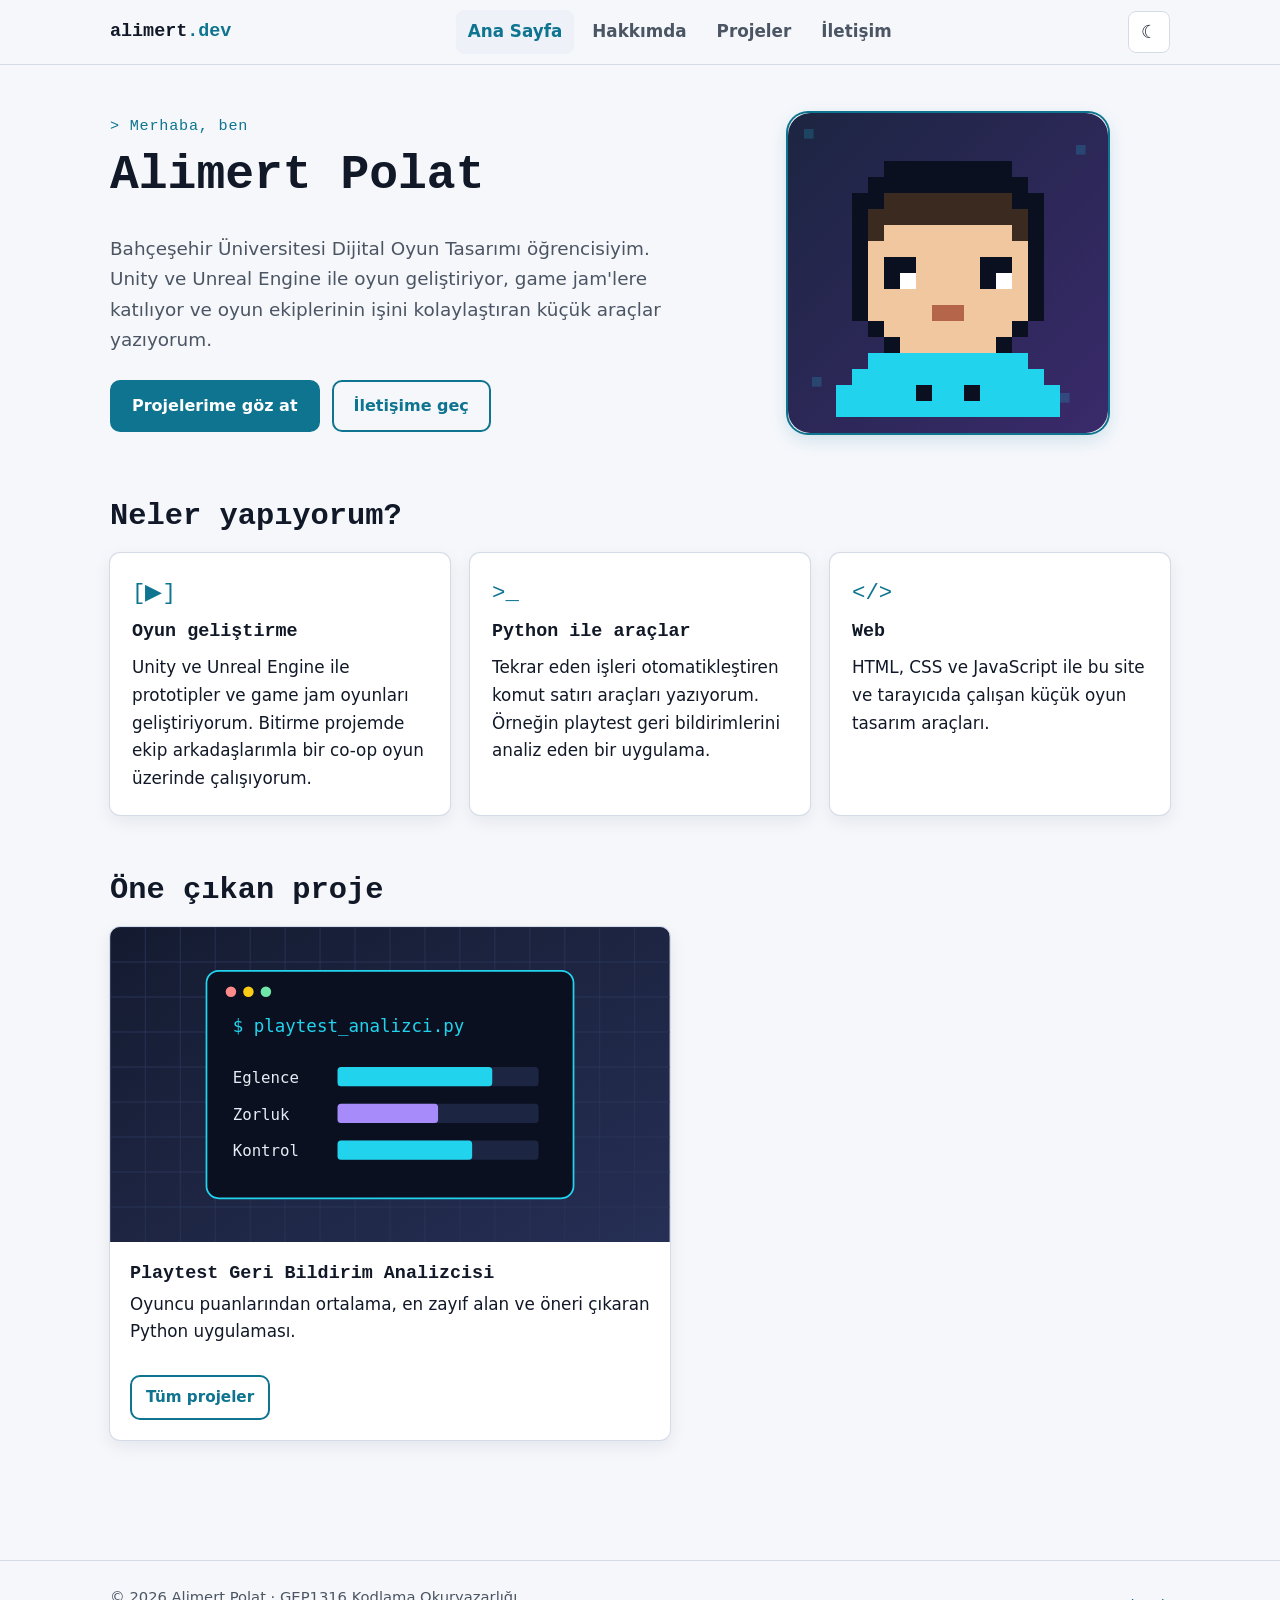
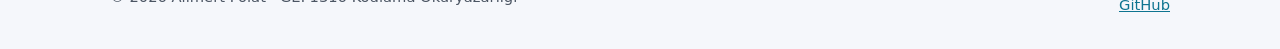
<file: index.html>
<!DOCTYPE html>
<html lang="tr">
<head>
  <meta charset="UTF-8">
  <meta name="viewport" content="width=device-width, initial-scale=1">
  <title>Ana Sayfa | Alimert Polat</title>
  <meta name="description" content="Alimert Polat – Dijital Oyun Tasarımı öğrencisi. Projeler, oyunlar ve araçlar.">
  <!-- Güvenlik: sadece bu siteden gelen script, stil ve görsellere izin verilir; form hiçbir yere gönderilemez -->
  <meta http-equiv="Content-Security-Policy" content="default-src 'self'; script-src 'self'; style-src 'self'; img-src 'self'; form-action 'none'; base-uri 'self'; object-src 'none'">
  <link rel="icon" href="img/avatar.svg" type="image/svg+xml">
  <link rel="stylesheet" href="style.css">
</head>
<body>
  <a class="skip-link" href="#icerik">İçeriğe atla</a>

  <header class="site-header">
    <div class="container header-inner">
      <a class="logo" href="index.html">alimert<span>.dev</span></a>
      <nav class="site-nav" id="site-nav" aria-label="Ana menü">
        <ul class="nav-list">
          <li><a href="index.html" aria-current="page">Ana Sayfa</a></li>
          <li><a href="hakkimda.html">Hakkımda</a></li>
          <li><a href="projeler.html">Projeler</a></li>
          <li><a href="iletisim.html">İletişim</a></li>
        </ul>
      </nav>
      <div class="header-actions">
        <button class="icon-btn theme-toggle" type="button" aria-label="Açık temaya geç" hidden>☀</button>
        <button class="icon-btn menu-toggle" type="button" aria-label="Menüyü aç" aria-expanded="false" aria-controls="site-nav">☰</button>
      </div>
    </div>
  </header>

  <main id="icerik">
    <div class="container">
      <section class="hero" aria-labelledby="hero-baslik">
        <div>
          <p class="eyebrow">&gt; Merhaba, ben</p>
          <h1 id="hero-baslik">Alimert Polat</h1>
          <p class="lead">Bahçeşehir Üniversitesi Dijital Oyun Tasarımı öğrencisiyim. Unity ve Unreal Engine ile oyun geliştiriyor, game jam'lere katılıyor ve oyun ekiplerinin işini kolaylaştıran küçük araçlar yazıyorum.</p>
          <div class="hero-actions">
            <a class="btn btn-primary" href="projeler.html">Projelerime göz at</a>
            <a class="btn btn-ghost" href="iletisim.html">İletişime geç</a>
          </div>
        </div>
        <img class="hero-avatar" src="img/avatar.svg" alt="Alimert Polat'ı temsil eden, camgöbeği tişörtlü piksel sanatı karakter" width="320" height="320">
      </section>

      <section class="section" aria-labelledby="neler-baslik">
        <h2 id="neler-baslik">Neler yapıyorum?</h2>
        <div class="grid">
          <article class="card">
            <p class="card-icon" aria-hidden="true">[▶]</p>
            <h3>Oyun geliştirme</h3>
            <p>Unity ve Unreal Engine ile prototipler ve game jam oyunları geliştiriyorum. Bitirme projemde ekip arkadaşlarımla bir co-op oyun üzerinde çalışıyorum.</p>
          </article>
          <article class="card">
            <p class="card-icon" aria-hidden="true">&gt;_</p>
            <h3>Python ile araçlar</h3>
            <p>Tekrar eden işleri otomatikleştiren komut satırı araçları yazıyorum. Örneğin playtest geri bildirimlerini analiz eden bir uygulama.</p>
          </article>
          <article class="card">
            <p class="card-icon" aria-hidden="true">&lt;/&gt;</p>
            <h3>Web</h3>
            <p>HTML, CSS ve JavaScript ile bu site ve tarayıcıda çalışan küçük oyun tasarım araçları.</p>
          </article>
        </div>
      </section>

      <section class="section" aria-labelledby="son-baslik">
        <h2 id="son-baslik">Öne çıkan proje</h2>
        <article class="card project-card featured">
          <img src="img/proje-playtest.svg" alt="Terminal penceresinde Eğlence, Zorluk ve Kontrol puanlarını gösteren çubuk grafik" width="640" height="360">
          <div class="project-body">
            <h3>Playtest Geri Bildirim Analizcisi</h3>
            <p>Oyuncu puanlarından ortalama, en zayıf alan ve öneri çıkaran Python uygulaması.</p>
            <div class="project-links">
              <a class="btn btn-ghost" href="projeler.html">Tüm projeler</a>
            </div>
          </div>
        </article>
      </section>
    </div>
  </main>

  <footer class="site-footer">
    <div class="container footer-inner">
      <p>© 2026 Alimert Polat · GEP1316 Kodlama Okuryazarlığı</p>
      <ul>
        <li><a href="https://github.com/almpolat">GitHub</a></li>
      </ul>
    </div>
  </footer>

  <script src="script.js"></script>
</body>
</html>
</file>
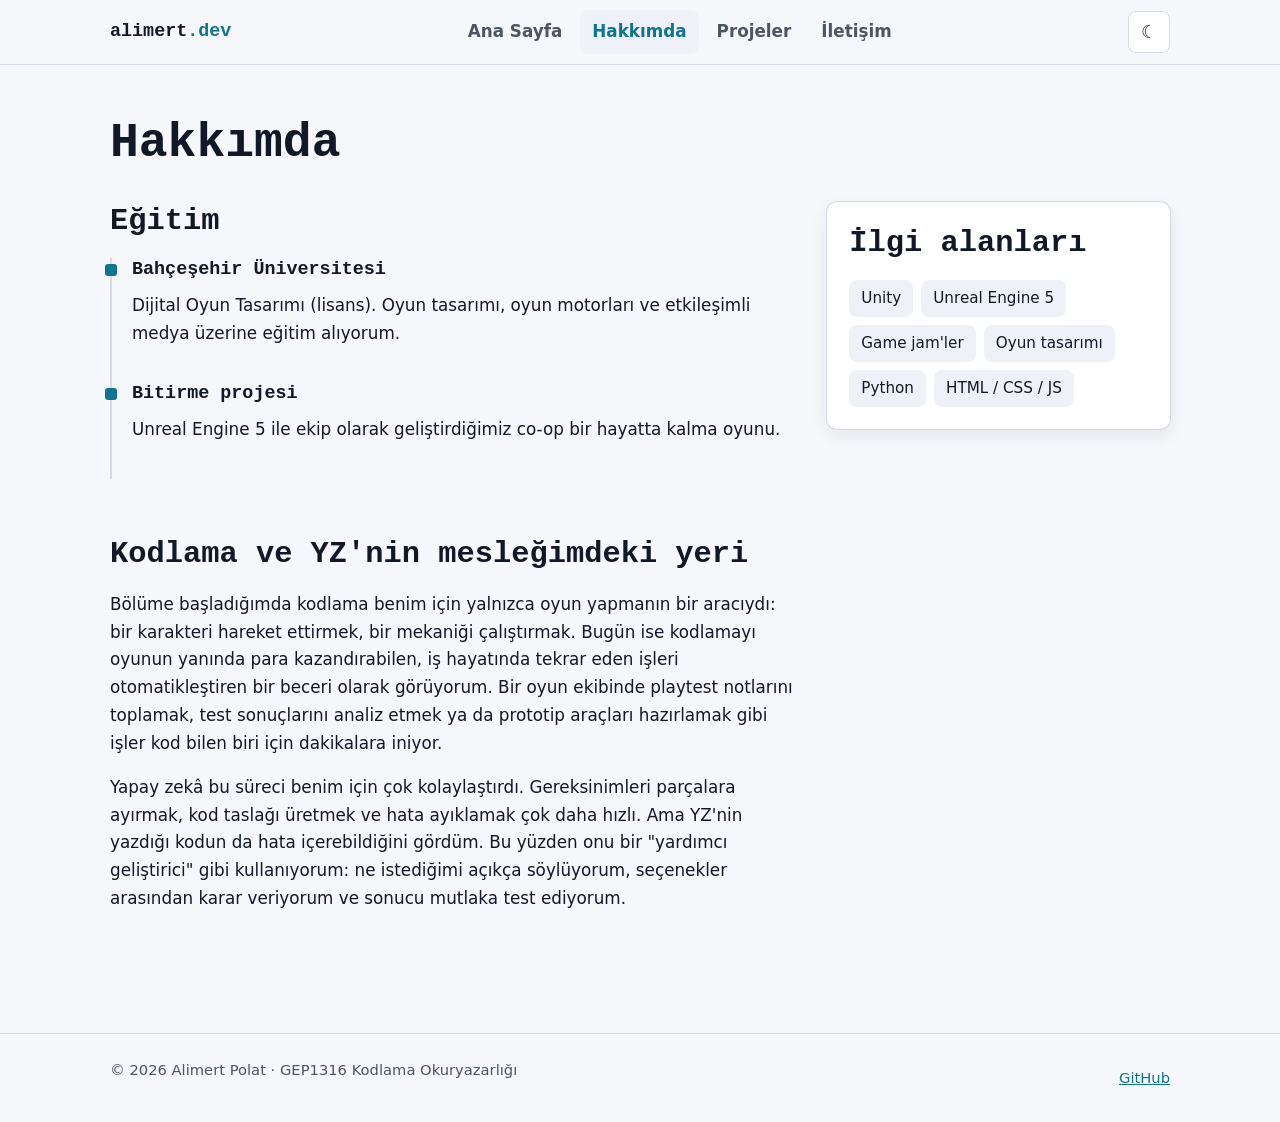
<file: hakkimda.html>
<!DOCTYPE html>
<html lang="tr">
<head>
  <meta charset="UTF-8">
  <meta name="viewport" content="width=device-width, initial-scale=1">
  <title>Hakkımda | Alimert Polat</title>
  <meta name="description" content="Alimert Polat'ın eğitimi, ilgi alanları ve kodlama ile yapay zekânın mesleğindeki yeri.">
  <!-- Güvenlik: sadece bu siteden gelen script, stil ve görsellere izin verilir; form hiçbir yere gönderilemez -->
  <meta http-equiv="Content-Security-Policy" content="default-src 'self'; script-src 'self'; style-src 'self'; img-src 'self'; form-action 'none'; base-uri 'self'; object-src 'none'">
  <link rel="icon" href="img/avatar.svg" type="image/svg+xml">
  <link rel="stylesheet" href="style.css">
</head>
<body>
  <a class="skip-link" href="#icerik">İçeriğe atla</a>

  <header class="site-header">
    <div class="container header-inner">
      <a class="logo" href="index.html">alimert<span>.dev</span></a>
      <nav class="site-nav" id="site-nav" aria-label="Ana menü">
        <ul class="nav-list">
          <li><a href="index.html">Ana Sayfa</a></li>
          <li><a href="hakkimda.html" aria-current="page">Hakkımda</a></li>
          <li><a href="projeler.html">Projeler</a></li>
          <li><a href="iletisim.html">İletişim</a></li>
        </ul>
      </nav>
      <div class="header-actions">
        <button class="icon-btn theme-toggle" type="button" aria-label="Açık temaya geç" hidden>☀</button>
        <button class="icon-btn menu-toggle" type="button" aria-label="Menüyü aç" aria-expanded="false" aria-controls="site-nav">☰</button>
      </div>
    </div>
  </header>

  <main id="icerik">
    <div class="container">
      <h1>Hakkımda</h1>
      <div class="about-grid">
        <div>
          <section class="section" aria-labelledby="egitim-baslik">
            <h2 id="egitim-baslik">Eğitim</h2>
            <ul class="timeline">
              <li>
                <h3>Bahçeşehir Üniversitesi</h3>
                <p>Dijital Oyun Tasarımı (lisans). Oyun tasarımı, oyun motorları ve etkileşimli medya üzerine eğitim alıyorum.</p>
              </li>
              <li>
                <h3>Bitirme projesi</h3>
                <p>Unreal Engine 5 ile ekip olarak geliştirdiğimiz co-op bir hayatta kalma oyunu.</p>
              </li>
            </ul>
          </section>

          <section class="section" aria-labelledby="yz-baslik">
            <h2 id="yz-baslik">Kodlama ve YZ'nin mesleğimdeki yeri</h2>
            <p>Bölüme başladığımda kodlama benim için yalnızca oyun yapmanın bir aracıydı: bir karakteri hareket ettirmek, bir mekaniği çalıştırmak. Bugün ise kodlamayı oyunun yanında para kazandırabilen, iş hayatında tekrar eden işleri otomatikleştiren bir beceri olarak görüyorum. Bir oyun ekibinde playtest notlarını toplamak, test sonuçlarını analiz etmek ya da prototip araçları hazırlamak gibi işler kod bilen biri için dakikalara iniyor.</p>
            <p>Yapay zekâ bu süreci benim için çok kolaylaştırdı. Gereksinimleri parçalara ayırmak, kod taslağı üretmek ve hata ayıklamak çok daha hızlı. Ama YZ'nin yazdığı kodun da hata içerebildiğini gördüm. Bu yüzden onu bir "yardımcı geliştirici" gibi kullanıyorum: ne istediğimi açıkça söylüyorum, seçenekler arasından karar veriyorum ve sonucu mutlaka test ediyorum.</p>
          </section>
        </div>

        <aside class="card" aria-labelledby="ilgi-baslik">
          <h2 id="ilgi-baslik">İlgi alanları</h2>
          <ul class="skill-list">
            <li>Unity</li>
            <li>Unreal Engine 5</li>
            <li>Game jam'ler</li>
            <li>Oyun tasarımı</li>
            <li>Python</li>
            <li>HTML / CSS / JS</li>
          </ul>
        </aside>
      </div>
    </div>
  </main>

  <footer class="site-footer">
    <div class="container footer-inner">
      <p>© 2026 Alimert Polat · GEP1316 Kodlama Okuryazarlığı</p>
      <ul>
        <li><a href="https://github.com/almpolat">GitHub</a></li>
      </ul>
    </div>
  </footer>

  <script src="script.js"></script>
</body>
</html>
</file>
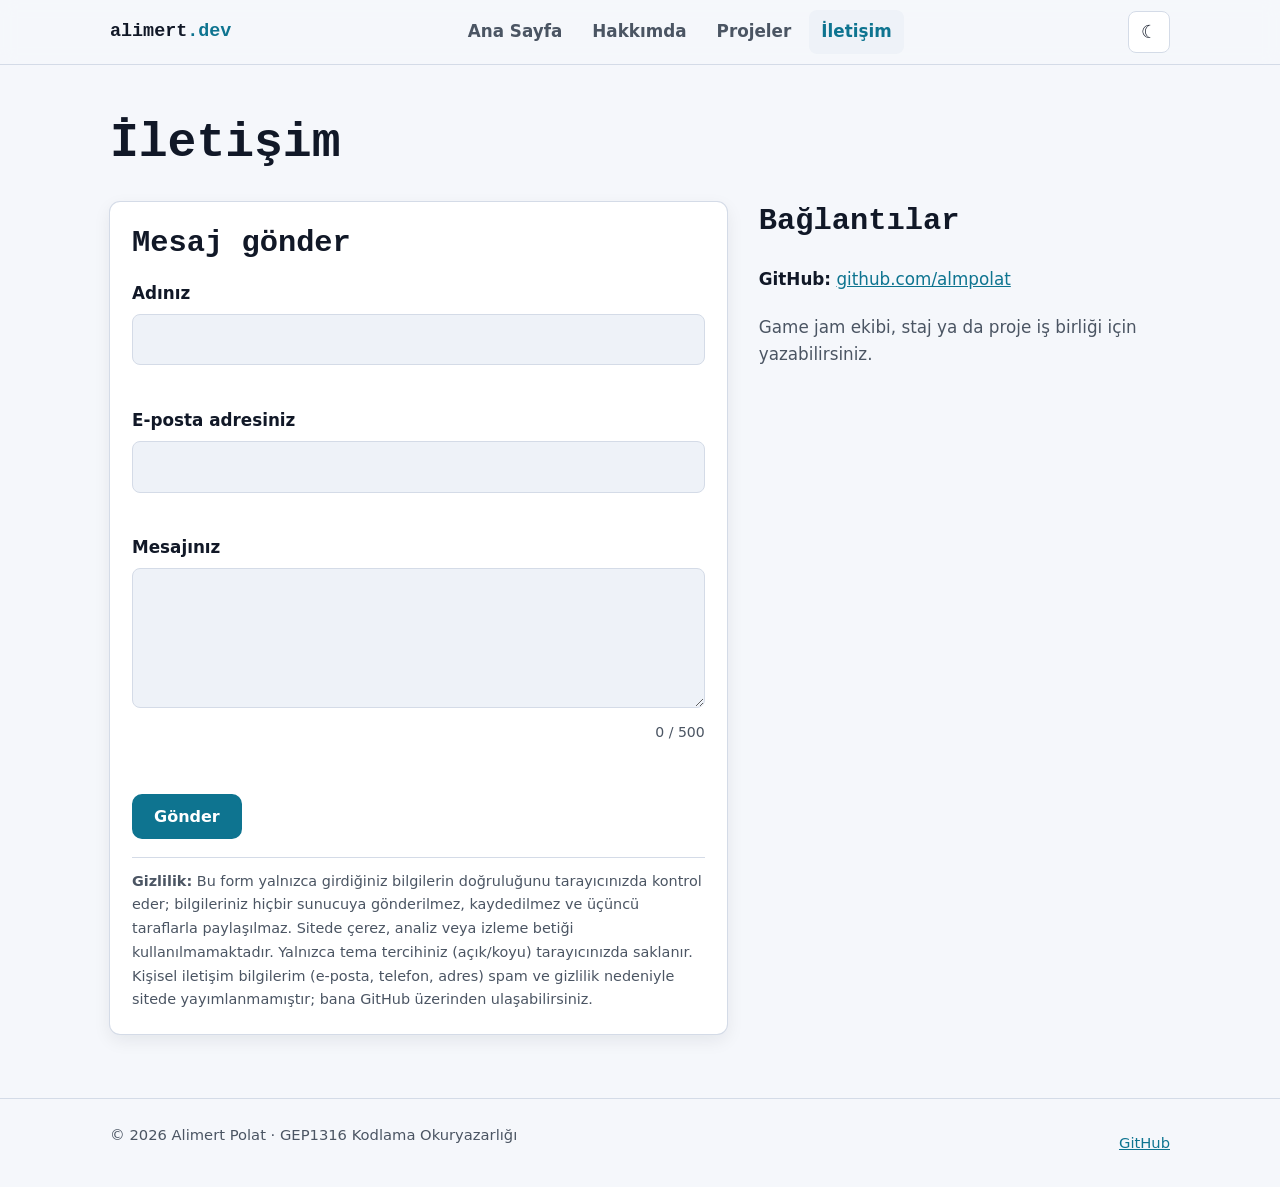
<file: iletisim.html>
<!DOCTYPE html>
<html lang="tr">
<head>
  <meta charset="UTF-8">
  <meta name="viewport" content="width=device-width, initial-scale=1">
  <title>İletişim | Alimert Polat</title>
  <meta name="description" content="Alimert Polat ile iletişim: form ve GitHub.">
  <!-- Güvenlik: sadece bu siteden gelen script, stil ve görsellere izin verilir; form hiçbir yere gönderilemez -->
  <meta http-equiv="Content-Security-Policy" content="default-src 'self'; script-src 'self'; style-src 'self'; img-src 'self'; form-action 'none'; base-uri 'self'; object-src 'none'">
  <link rel="icon" href="img/avatar.svg" type="image/svg+xml">
  <link rel="stylesheet" href="style.css">
</head>
<body>
  <a class="skip-link" href="#icerik">İçeriğe atla</a>

  <header class="site-header">
    <div class="container header-inner">
      <a class="logo" href="index.html">alimert<span>.dev</span></a>
      <nav class="site-nav" id="site-nav" aria-label="Ana menü">
        <ul class="nav-list">
          <li><a href="index.html">Ana Sayfa</a></li>
          <li><a href="hakkimda.html">Hakkımda</a></li>
          <li><a href="projeler.html">Projeler</a></li>
          <li><a href="iletisim.html" aria-current="page">İletişim</a></li>
        </ul>
      </nav>
      <div class="header-actions">
        <button class="icon-btn theme-toggle" type="button" aria-label="Açık temaya geç" hidden>☀</button>
        <button class="icon-btn menu-toggle" type="button" aria-label="Menüyü aç" aria-expanded="false" aria-controls="site-nav">☰</button>
      </div>
    </div>
  </header>

  <main id="icerik">
    <div class="container">
      <h1>İletişim</h1>
      <div class="contact-grid">
        <section class="card" aria-labelledby="form-baslik">
          <h2 id="form-baslik">Mesaj gönder</h2>
          <form id="iletisim-formu" novalidate>
            <div class="form-group">
              <label for="ad">Adınız</label>
              <input type="text" id="ad" name="ad" autocomplete="name" maxlength="50" required aria-describedby="ad-hata">
              <p class="error-msg" id="ad-hata"></p>
            </div>
            <div class="form-group">
              <label for="eposta">E-posta adresiniz</label>
              <input type="email" id="eposta" name="eposta" autocomplete="email" maxlength="100" required aria-describedby="eposta-hata">
              <p class="error-msg" id="eposta-hata"></p>
            </div>
            <div class="form-group">
              <label for="mesaj">Mesajınız</label>
              <textarea id="mesaj" name="mesaj" maxlength="500" required aria-describedby="mesaj-hata mesaj-sayac"></textarea>
              <p class="char-count" id="mesaj-sayac">0 / 500</p>
              <p class="error-msg" id="mesaj-hata"></p>
            </div>
            <button class="btn btn-primary" type="submit">Gönder</button>
            <div class="form-status" id="form-durumu" role="status" aria-live="polite"></div>
          </form>
          <p class="privacy-note"><strong>Gizlilik:</strong> Bu form yalnızca girdiğiniz bilgilerin doğruluğunu tarayıcınızda kontrol eder; bilgileriniz hiçbir sunucuya gönderilmez, kaydedilmez ve üçüncü taraflarla paylaşılmaz. Sitede çerez, analiz veya izleme betiği kullanılmamaktadır. Yalnızca tema tercihiniz (açık/koyu) tarayıcınızda saklanır. Kişisel iletişim bilgilerim (e-posta, telefon, adres) spam ve gizlilik nedeniyle sitede yayımlanmamıştır; bana GitHub üzerinden ulaşabilirsiniz.</p>
        </section>

        <aside aria-labelledby="baglanti-baslik">
          <h2 id="baglanti-baslik">Bağlantılar</h2>
          <ul class="contact-list">
            <li><strong>GitHub:</strong> <a href="https://github.com/almpolat">github.com/almpolat</a></li>
          </ul>
          <p class="empty-msg">Game jam ekibi, staj ya da proje iş birliği için yazabilirsiniz.</p>
        </aside>
      </div>
    </div>
  </main>

  <footer class="site-footer">
    <div class="container footer-inner">
      <p>© 2026 Alimert Polat · GEP1316 Kodlama Okuryazarlığı</p>
      <ul>
        <li><a href="https://github.com/almpolat">GitHub</a></li>
      </ul>
    </div>
  </footer>

  <script src="script.js"></script>
</body>
</html>
</file>
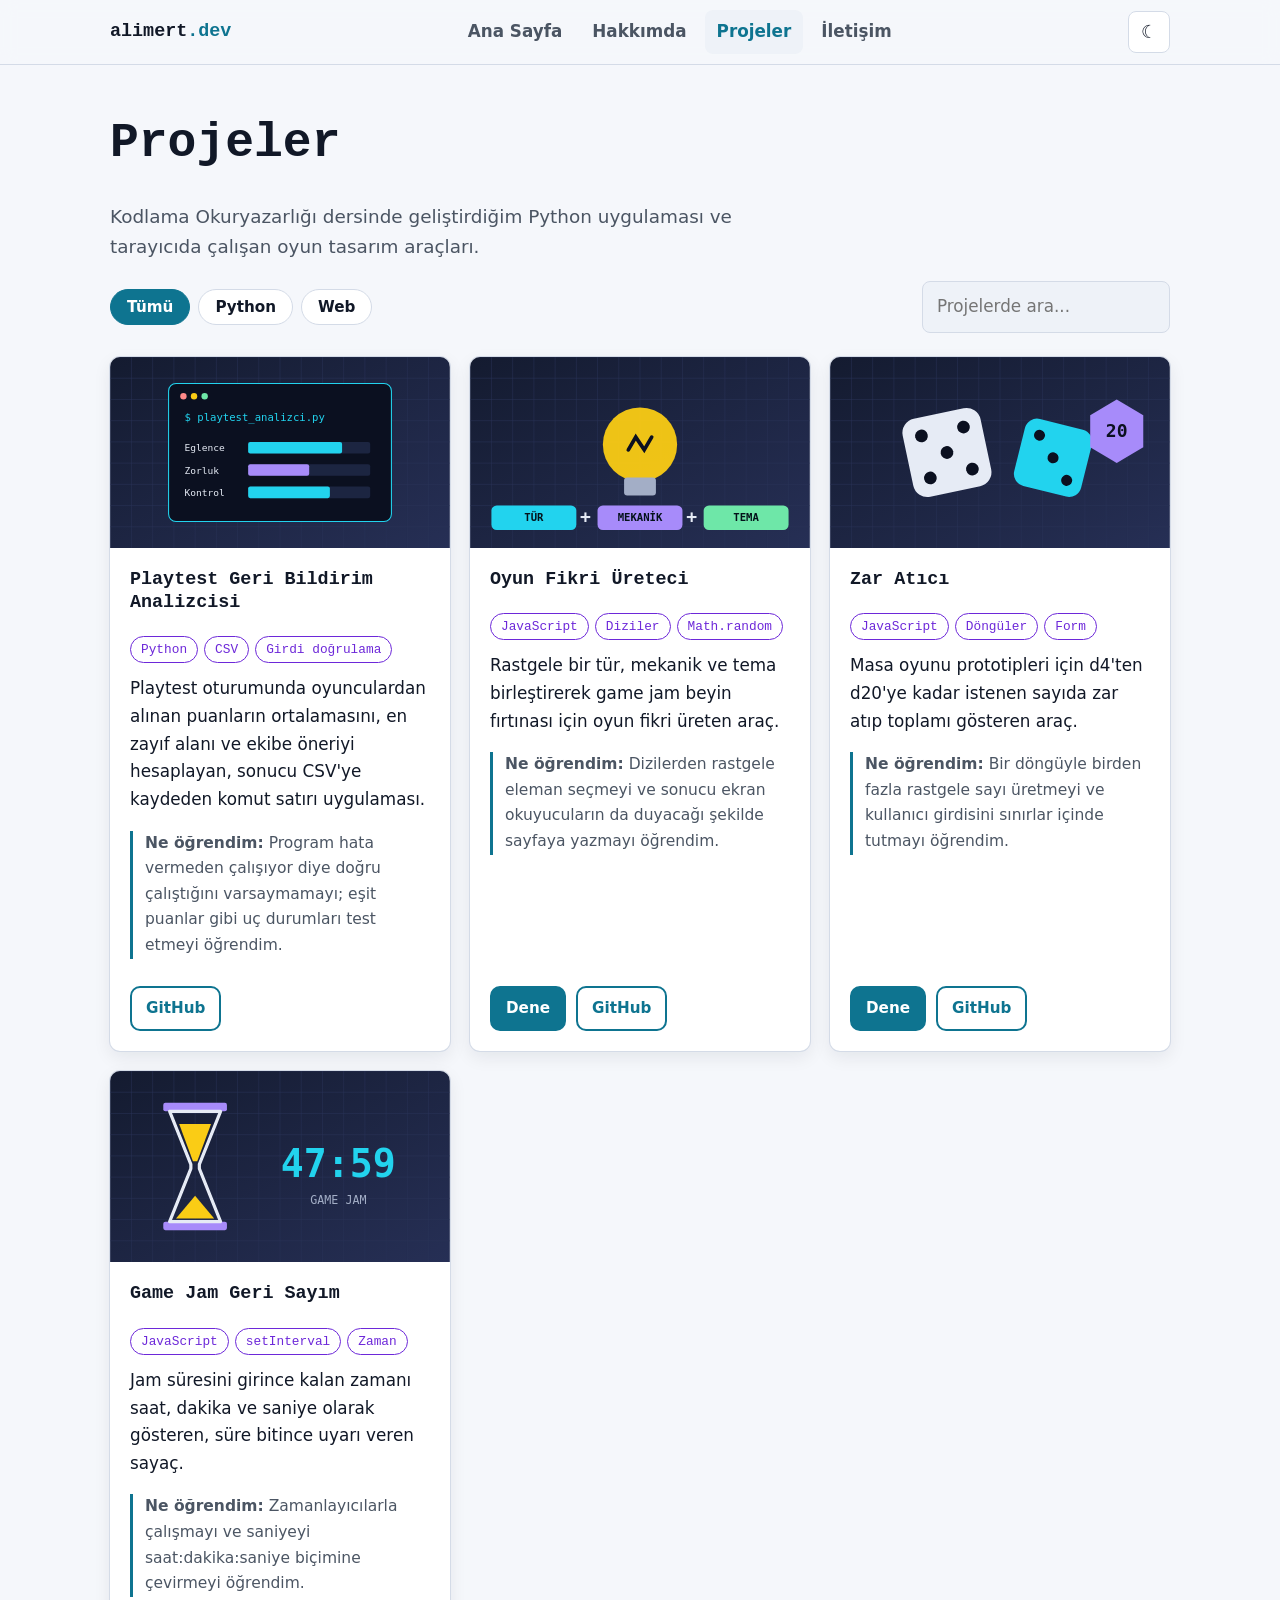
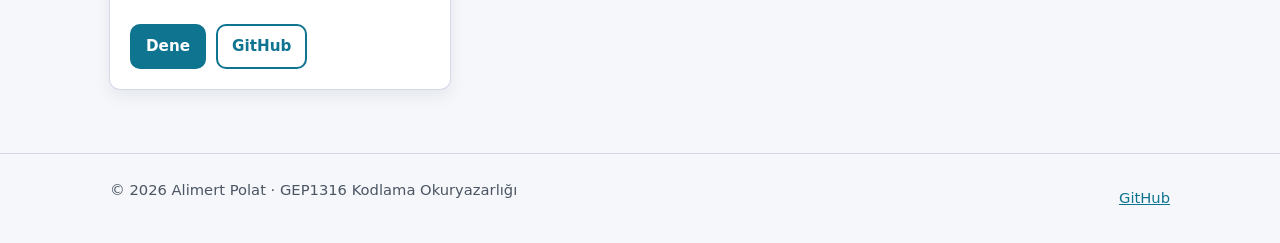
<file: projeler.html>
<!DOCTYPE html>
<html lang="tr">
<head>
  <meta charset="UTF-8">
  <meta name="viewport" content="width=device-width, initial-scale=1">
  <title>Projeler | Alimert Polat</title>
  <meta name="description" content="Alimert Polat'ın Python ve web projeleri: playtest analizcisi ve oyun tasarım araçları.">
  <!-- Güvenlik: sadece bu siteden gelen script, stil ve görsellere izin verilir; form hiçbir yere gönderilemez -->
  <meta http-equiv="Content-Security-Policy" content="default-src 'self'; script-src 'self'; style-src 'self'; img-src 'self'; form-action 'none'; base-uri 'self'; object-src 'none'">
  <link rel="icon" href="img/avatar.svg" type="image/svg+xml">
  <link rel="stylesheet" href="style.css">
</head>
<body>
  <a class="skip-link" href="#icerik">İçeriğe atla</a>

  <header class="site-header">
    <div class="container header-inner">
      <a class="logo" href="index.html">alimert<span>.dev</span></a>
      <nav class="site-nav" id="site-nav" aria-label="Ana menü">
        <ul class="nav-list">
          <li><a href="index.html">Ana Sayfa</a></li>
          <li><a href="hakkimda.html">Hakkımda</a></li>
          <li><a href="projeler.html" aria-current="page">Projeler</a></li>
          <li><a href="iletisim.html">İletişim</a></li>
        </ul>
      </nav>
      <div class="header-actions">
        <button class="icon-btn theme-toggle" type="button" aria-label="Açık temaya geç" hidden>☀</button>
        <button class="icon-btn menu-toggle" type="button" aria-label="Menüyü aç" aria-expanded="false" aria-controls="site-nav">☰</button>
      </div>
    </div>
  </header>

  <main id="icerik">
    <div class="container">
      <h1>Projeler</h1>
      <p class="lead">Kodlama Okuryazarlığı dersinde geliştirdiğim Python uygulaması ve tarayıcıda çalışan oyun tasarım araçları.</p>

      <div class="toolbar">
        <div class="filter-group" role="group" aria-label="Projeleri filtrele" hidden>
          <button class="filter-btn" type="button" data-filter="all" aria-pressed="true">Tümü</button>
          <button class="filter-btn" type="button" data-filter="python" aria-pressed="false">Python</button>
          <button class="filter-btn" type="button" data-filter="web" aria-pressed="false">Web</button>
        </div>
        <div class="search-box" hidden>
          <label for="proje-ara" class="visually-hidden">Projelerde ara</label>
          <input type="search" id="proje-ara" placeholder="Projelerde ara...">
        </div>
      </div>
      <p class="visually-hidden" id="sonuc-durumu" aria-live="polite"></p>
      <h2 class="visually-hidden">Proje listesi</h2>

      <div class="grid" id="proje-listesi">
          <article class="card project-card" data-category="python">
            <img src="img/proje-playtest.svg" alt="Terminal penceresinde Eğlence, Zorluk ve Kontrol puanlarını gösteren çubuk grafik" width="640" height="360" loading="lazy">
            <div class="project-body">
              <h3>Playtest Geri Bildirim Analizcisi</h3>
              <ul class="tags" aria-label="Kullanılan teknolojiler"><li class="tag">Python</li><li class="tag">CSV</li><li class="tag">Girdi doğrulama</li></ul>
              <p>Playtest oturumunda oyunculardan alınan puanların ortalamasını, en zayıf alanı ve ekibe öneriyi hesaplayan, sonucu CSV'ye kaydeden komut satırı uygulaması.</p>
              <p class="learned"><strong>Ne öğrendim:</strong> Program hata vermeden çalışıyor diye doğru çalıştığını varsaymamayı; eşit puanlar gibi uç durumları test etmeyi öğrendim.</p>
              <div class="project-links"><a class="btn btn-ghost" href="https://github.com/almpolat/playtest-analizci">GitHub<span class="visually-hidden">: Playtest Geri Bildirim Analizcisi kaynak kodu</span></a></div>
            </div>
          </article>
          <article class="card project-card" data-category="web">
            <img src="img/proje-fikir.svg" alt="Ampul ve altında Tür, Mekanik, Tema yazan üç renkli kart" width="640" height="360" loading="lazy">
            <div class="project-body">
              <h3>Oyun Fikri Üreteci</h3>
              <ul class="tags" aria-label="Kullanılan teknolojiler"><li class="tag">JavaScript</li><li class="tag">Diziler</li><li class="tag">Math.random</li></ul>
              <p>Rastgele bir tür, mekanik ve tema birleştirerek game jam beyin fırtınası için oyun fikri üreten araç.</p>
              <p class="learned"><strong>Ne öğrendim:</strong> Dizilerden rastgele eleman seçmeyi ve sonucu ekran okuyucuların da duyacağı şekilde sayfaya yazmayı öğrendim.</p>
              <div class="project-links"><a class="btn btn-primary" href="projeler/oyun-fikri.html">Dene<span class="visually-hidden">: Oyun Fikri Üreteci</span></a><a class="btn btn-ghost" href="https://github.com/almpolat/almpolat.github.io/blob/main/projeler/oyun-fikri.html">GitHub<span class="visually-hidden">: Oyun Fikri Üreteci kaynak kodu</span></a></div>
            </div>
          </article>
          <article class="card project-card" data-category="web">
            <img src="img/proje-zar.svg" alt="Biri beyaz biri camgöbeği iki zar ve üzerinde 20 yazan mor bir d20 zarı" width="640" height="360" loading="lazy">
            <div class="project-body">
              <h3>Zar Atıcı</h3>
              <ul class="tags" aria-label="Kullanılan teknolojiler"><li class="tag">JavaScript</li><li class="tag">Döngüler</li><li class="tag">Form</li></ul>
              <p>Masa oyunu prototipleri için d4'ten d20'ye kadar istenen sayıda zar atıp toplamı gösteren araç.</p>
              <p class="learned"><strong>Ne öğrendim:</strong> Bir döngüyle birden fazla rastgele sayı üretmeyi ve kullanıcı girdisini sınırlar içinde tutmayı öğrendim.</p>
              <div class="project-links"><a class="btn btn-primary" href="projeler/zar.html">Dene<span class="visually-hidden">: Zar Atıcı</span></a><a class="btn btn-ghost" href="https://github.com/almpolat/almpolat.github.io/blob/main/projeler/zar.html">GitHub<span class="visually-hidden">: Zar Atıcı kaynak kodu</span></a></div>
            </div>
          </article>
          <article class="card project-card" data-category="web">
            <img src="img/proje-sayac.svg" alt="Kum saati ve yanında 47:59 gösteren dijital sayaç" width="640" height="360" loading="lazy">
            <div class="project-body">
              <h3>Game Jam Geri Sayım</h3>
              <ul class="tags" aria-label="Kullanılan teknolojiler"><li class="tag">JavaScript</li><li class="tag">setInterval</li><li class="tag">Zaman</li></ul>
              <p>Jam süresini girince kalan zamanı saat, dakika ve saniye olarak gösteren, süre bitince uyarı veren sayaç.</p>
              <p class="learned"><strong>Ne öğrendim:</strong> Zamanlayıcılarla çalışmayı ve saniyeyi saat:dakika:saniye biçimine çevirmeyi öğrendim.</p>
              <div class="project-links"><a class="btn btn-primary" href="projeler/geri-sayim.html">Dene<span class="visually-hidden">: Game Jam Geri Sayım</span></a><a class="btn btn-ghost" href="https://github.com/almpolat/almpolat.github.io/blob/main/projeler/geri-sayim.html">GitHub<span class="visually-hidden">: Game Jam Geri Sayım kaynak kodu</span></a></div>
            </div>
          </article>
      </div>
      <p class="empty-msg" id="bos-mesaj" hidden>Aramanıza uyan proje bulunamadı.</p>
    </div>
  </main>

  <footer class="site-footer">
    <div class="container footer-inner">
      <p>© 2026 Alimert Polat · GEP1316 Kodlama Okuryazarlığı</p>
      <ul>
        <li><a href="https://github.com/almpolat">GitHub</a></li>
      </ul>
    </div>
  </footer>

  <script src="script.js"></script>
</body>
</html>
</file>
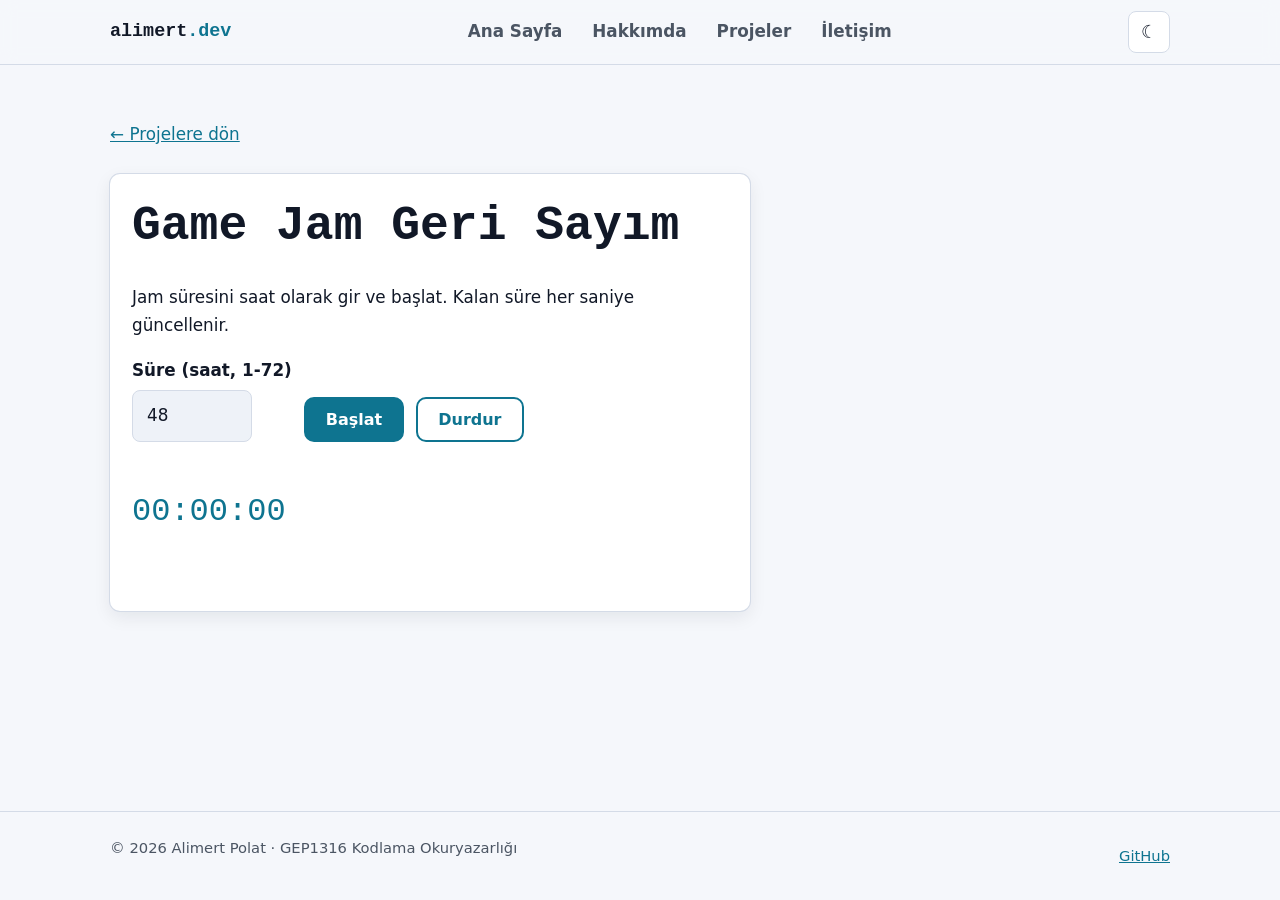
<file: projeler/geri-sayim.html>
<!DOCTYPE html>
<html lang="tr">
<head>
  <meta charset="UTF-8">
  <meta name="viewport" content="width=device-width, initial-scale=1">
  <title>Game Jam Geri Sayım | Alimert Polat</title>
  <meta name="description" content="Game jam süresi için geri sayım sayacı.">
  <!-- Güvenlik: sadece bu siteden gelen script, stil ve görsellere izin verilir; form hiçbir yere gönderilemez -->
  <meta http-equiv="Content-Security-Policy" content="default-src 'self'; script-src 'self'; style-src 'self'; img-src 'self'; form-action 'none'; base-uri 'self'; object-src 'none'">
  <link rel="icon" href="../img/avatar.svg" type="image/svg+xml">
  <link rel="stylesheet" href="../style.css">
</head>
<body>
  <a class="skip-link" href="#icerik">İçeriğe atla</a>

  <header class="site-header">
    <div class="container header-inner">
      <a class="logo" href="../index.html">alimert<span>.dev</span></a>
      <nav class="site-nav" id="site-nav" aria-label="Ana menü">
        <ul class="nav-list">
          <li><a href="../index.html">Ana Sayfa</a></li>
          <li><a href="../hakkimda.html">Hakkımda</a></li>
          <li><a href="../projeler.html">Projeler</a></li>
          <li><a href="../iletisim.html">İletişim</a></li>
        </ul>
      </nav>
      <div class="header-actions">
        <button class="icon-btn theme-toggle" type="button" aria-label="Açık temaya geç" hidden>☀</button>
        <button class="icon-btn menu-toggle" type="button" aria-label="Menüyü aç" aria-expanded="false" aria-controls="site-nav">☰</button>
      </div>
    </div>
  </header>

  <main id="icerik">
    <div class="container">
      <p class="tool-back"><a href="../projeler.html">&larr; Projelere dön</a></p>
      <section class="card tool-box" aria-labelledby="t-baslik">
        <h1 id="t-baslik">Game Jam Geri Sayım</h1>
        <p>Jam süresini saat olarak gir ve başlat. Kalan süre her saniye güncellenir.</p>
        <form class="inline-form" id="sayac-formu" novalidate>
          <div class="form-group">
            <label for="saat">Süre (saat, 1-72)</label>
            <input type="number" id="saat" min="1" max="72" value="48" aria-describedby="sayac-hata">
          </div>
          <button class="btn btn-primary" type="submit" id="baslat-btn">Başlat</button>
          <button class="btn btn-ghost" type="button" id="durdur-btn" disabled>Durdur</button>
        </form>
        <p class="error-msg" id="sayac-hata"></p>
        <p class="big-output" id="kalan" role="timer" aria-live="off">00:00:00</p>
        <p id="sayac-durum" aria-live="polite"></p>
      </section>
    </div>
  </main>

  <footer class="site-footer">
    <div class="container footer-inner">
      <p>© 2026 Alimert Polat · GEP1316 Kodlama Okuryazarlığı</p>
      <ul>
        <li><a href="https://github.com/almpolat">GitHub</a></li>
      </ul>
    </div>
  </footer>

  <script src="../script.js"></script>
  <script src="geri-sayim.js"></script>
</body>
</html>
</file>
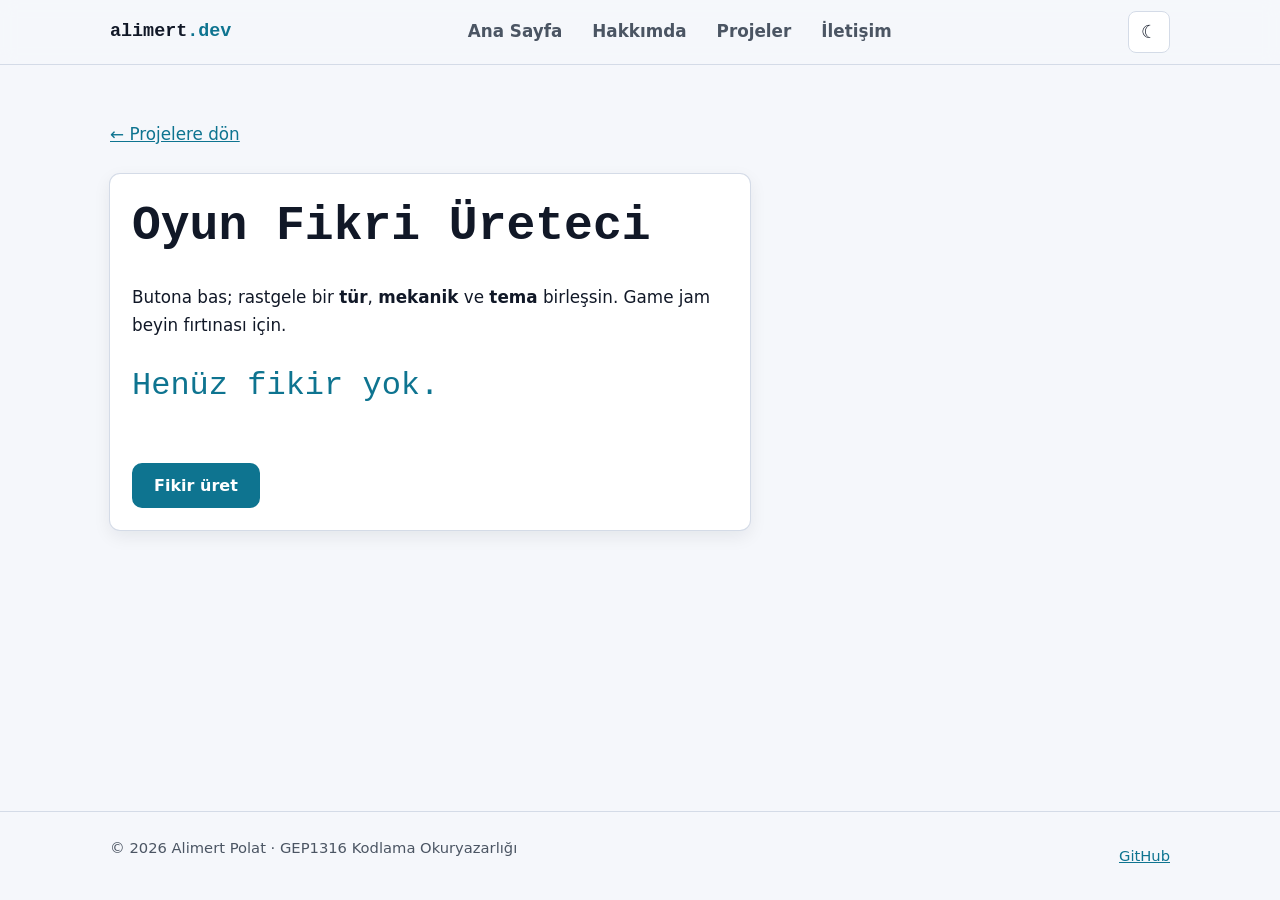
<file: projeler/oyun-fikri.html>
<!DOCTYPE html>
<html lang="tr">
<head>
  <meta charset="UTF-8">
  <meta name="viewport" content="width=device-width, initial-scale=1">
  <title>Oyun Fikri Üreteci | Alimert Polat</title>
  <meta name="description" content="Rastgele tür, mekanik ve tema birleştirerek oyun fikri üreten araç.">
  <!-- Güvenlik: sadece bu siteden gelen script, stil ve görsellere izin verilir; form hiçbir yere gönderilemez -->
  <meta http-equiv="Content-Security-Policy" content="default-src 'self'; script-src 'self'; style-src 'self'; img-src 'self'; form-action 'none'; base-uri 'self'; object-src 'none'">
  <link rel="icon" href="../img/avatar.svg" type="image/svg+xml">
  <link rel="stylesheet" href="../style.css">
</head>
<body>
  <a class="skip-link" href="#icerik">İçeriğe atla</a>

  <header class="site-header">
    <div class="container header-inner">
      <a class="logo" href="../index.html">alimert<span>.dev</span></a>
      <nav class="site-nav" id="site-nav" aria-label="Ana menü">
        <ul class="nav-list">
          <li><a href="../index.html">Ana Sayfa</a></li>
          <li><a href="../hakkimda.html">Hakkımda</a></li>
          <li><a href="../projeler.html">Projeler</a></li>
          <li><a href="../iletisim.html">İletişim</a></li>
        </ul>
      </nav>
      <div class="header-actions">
        <button class="icon-btn theme-toggle" type="button" aria-label="Açık temaya geç" hidden>☀</button>
        <button class="icon-btn menu-toggle" type="button" aria-label="Menüyü aç" aria-expanded="false" aria-controls="site-nav">☰</button>
      </div>
    </div>
  </header>

  <main id="icerik">
    <div class="container">
      <p class="tool-back"><a href="../projeler.html">&larr; Projelere dön</a></p>
      <section class="card tool-box" aria-labelledby="t-baslik">
        <h1 id="t-baslik">Oyun Fikri Üreteci</h1>
        <p>Butona bas; rastgele bir <strong>tür</strong>, <strong>mekanik</strong> ve <strong>tema</strong> birleşsin. Game jam beyin fırtınası için.</p>
        <p class="big-output" id="fikir" aria-live="polite">Henüz fikir yok.</p>
        <button class="btn btn-primary" type="button" id="fikir-btn">Fikir üret</button>
      </section>
    </div>
  </main>

  <footer class="site-footer">
    <div class="container footer-inner">
      <p>© 2026 Alimert Polat · GEP1316 Kodlama Okuryazarlığı</p>
      <ul>
        <li><a href="https://github.com/almpolat">GitHub</a></li>
      </ul>
    </div>
  </footer>

  <script src="../script.js"></script>
  <script src="oyun-fikri.js"></script>
</body>
</html>
</file>
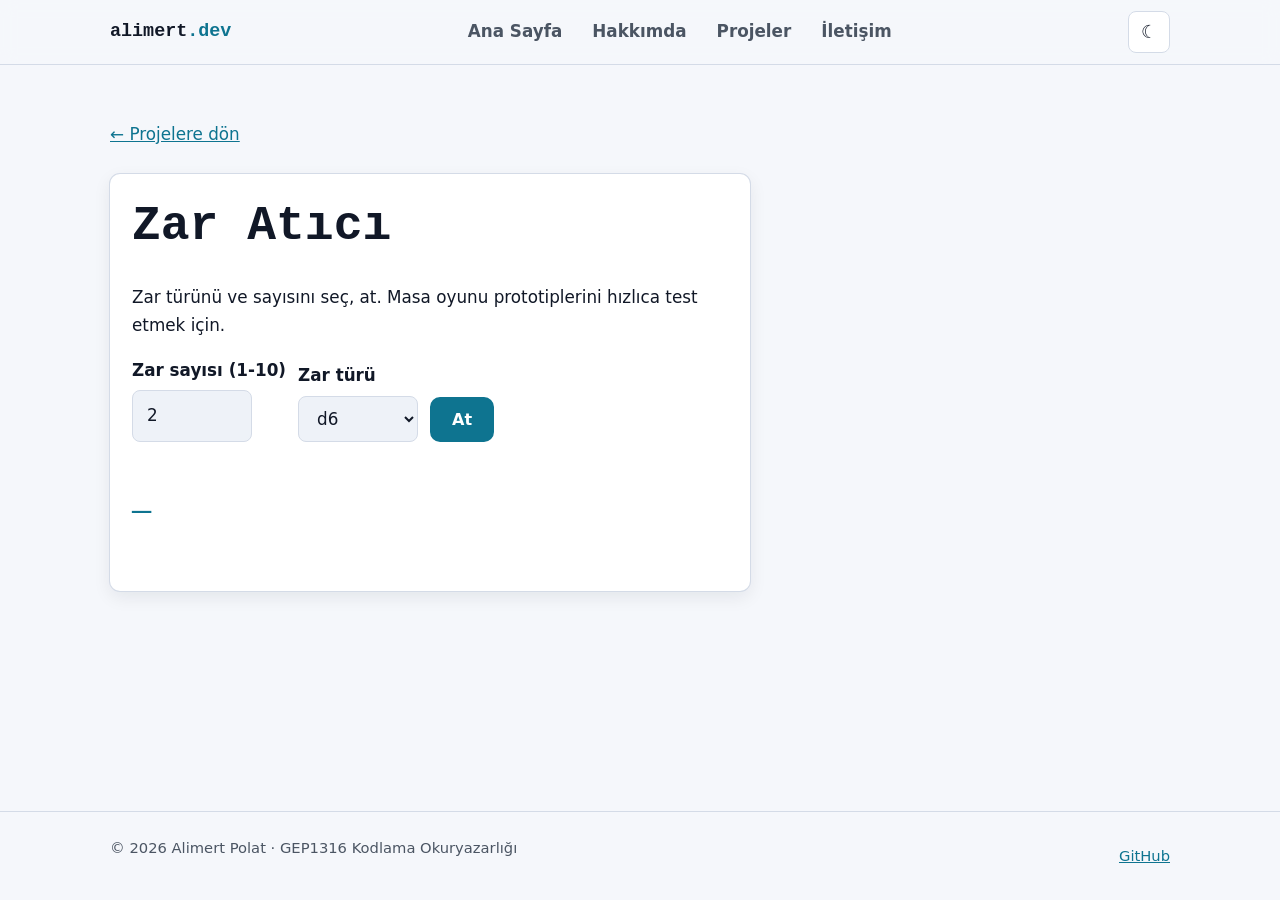
<file: projeler/zar.html>
<!DOCTYPE html>
<html lang="tr">
<head>
  <meta charset="UTF-8">
  <meta name="viewport" content="width=device-width, initial-scale=1">
  <title>Zar Atıcı | Alimert Polat</title>
  <meta name="description" content="Masa oyunu prototipleri için zar atıcı.">
  <!-- Güvenlik: sadece bu siteden gelen script, stil ve görsellere izin verilir; form hiçbir yere gönderilemez -->
  <meta http-equiv="Content-Security-Policy" content="default-src 'self'; script-src 'self'; style-src 'self'; img-src 'self'; form-action 'none'; base-uri 'self'; object-src 'none'">
  <link rel="icon" href="../img/avatar.svg" type="image/svg+xml">
  <link rel="stylesheet" href="../style.css">
</head>
<body>
  <a class="skip-link" href="#icerik">İçeriğe atla</a>

  <header class="site-header">
    <div class="container header-inner">
      <a class="logo" href="../index.html">alimert<span>.dev</span></a>
      <nav class="site-nav" id="site-nav" aria-label="Ana menü">
        <ul class="nav-list">
          <li><a href="../index.html">Ana Sayfa</a></li>
          <li><a href="../hakkimda.html">Hakkımda</a></li>
          <li><a href="../projeler.html">Projeler</a></li>
          <li><a href="../iletisim.html">İletişim</a></li>
        </ul>
      </nav>
      <div class="header-actions">
        <button class="icon-btn theme-toggle" type="button" aria-label="Açık temaya geç" hidden>☀</button>
        <button class="icon-btn menu-toggle" type="button" aria-label="Menüyü aç" aria-expanded="false" aria-controls="site-nav">☰</button>
      </div>
    </div>
  </header>

  <main id="icerik">
    <div class="container">
      <p class="tool-back"><a href="../projeler.html">&larr; Projelere dön</a></p>
      <section class="card tool-box" aria-labelledby="t-baslik">
        <h1 id="t-baslik">Zar Atıcı</h1>
        <p>Zar türünü ve sayısını seç, at. Masa oyunu prototiplerini hızlıca test etmek için.</p>
        <form class="inline-form" id="zar-formu" novalidate>
          <div class="form-group">
            <label for="zar-adet">Zar sayısı (1-10)</label>
            <input type="number" id="zar-adet" min="1" max="10" value="2" aria-describedby="zar-hata">
          </div>
          <div class="form-group">
            <label for="zar-tur">Zar türü</label>
            <select id="zar-tur">
              <option value="4">d4</option>
              <option value="6" selected>d6</option>
              <option value="8">d8</option>
              <option value="10">d10</option>
              <option value="12">d12</option>
              <option value="20">d20</option>
            </select>
          </div>
          <button class="btn btn-primary" type="submit">At</button>
        </form>
        <p class="error-msg" id="zar-hata"></p>
        <p class="big-output" id="zar-sonuc" aria-live="polite">—</p>
      </section>
    </div>
  </main>

  <footer class="site-footer">
    <div class="container footer-inner">
      <p>© 2026 Alimert Polat · GEP1316 Kodlama Okuryazarlığı</p>
      <ul>
        <li><a href="https://github.com/almpolat">GitHub</a></li>
      </ul>
    </div>
  </footer>

  <script src="../script.js"></script>
  <script src="zar.js"></script>
</body>
</html>
</file>
<file: style.css>
/* =========================================================
   Alimert Polat – Portfolyo | Ortak stil dosyası
   Tema: "Oyun stüdyosu" (koyu) – açık tema data-theme ile
   ========================================================= */

/* ---------- Renk ve yazı tipi değişkenleri ---------- */
:root {
  --bg: #0b1020;
  --surface: #141b30;
  --surface-2: #1c2541;
  --text: #e6ebf5;
  --muted: #a3aec6;
  --accent: #22d3ee;      /* camgöbeği */
  --accent-2: #a78bfa;    /* mor */
  --accent-text: #04121a; /* vurgu üstündeki yazı */
  --border: #2a3558;
  --error: #ff8a8a;
  --success: #6ee7a8;
  --shadow: 0 0 0 1px var(--border), 0 8px 24px rgba(0, 0, 0, .35);
  --glow: 0 0 0 1px var(--accent), 0 0 18px rgba(34, 211, 238, .35);

  --font-body: "Segoe UI", system-ui, -apple-system, Roboto, Arial, sans-serif;
  --font-head: Consolas, "Cascadia Mono", "Courier New", monospace;
  --radius: 10px;
  --max: 1100px;
}

:root[data-theme="light"] {
  --bg: #f5f7fb;
  --surface: #ffffff;
  --surface-2: #eef2f8;
  --text: #111827;
  --muted: #4b5563;
  --accent: #0e7490;
  --accent-2: #6d28d9;
  --accent-text: #ffffff;
  --border: #d4dbe7;
  --error: #b91c1c;
  --success: #047857;
  --shadow: 0 0 0 1px var(--border), 0 6px 18px rgba(17, 24, 39, .08);
  --glow: 0 0 0 2px var(--accent), 0 6px 18px rgba(14, 116, 144, .18);
}

/* ---------- Temel ---------- */
*, *::before, *::after { box-sizing: border-box; }

html { scroll-behavior: smooth; }

body {
  margin: 0;
  background: var(--bg);
  color: var(--text);
  font-family: var(--font-body);
  font-size: 1.05rem;
  line-height: 1.65;
  min-height: 100vh;
  display: flex;
  flex-direction: column;
}

img { max-width: 100%; height: auto; display: block; }

/* hidden özniteliği, display tanımlı öğelerde de gerçekten gizlesin */
[hidden] { display: none !important; }

a { color: var(--accent); }
a:hover { text-decoration-thickness: 2px; }

h1, h2, h3 {
  font-family: var(--font-head);
  line-height: 1.25;
  margin: 0 0 .6em;
}
h1 { font-size: clamp(2rem, 5vw, 3rem); }
h2 { font-size: clamp(1.4rem, 3vw, 1.9rem); }
h3 { font-size: 1.15rem; }

p { margin: 0 0 1em; }

.container {
  width: 100%;
  max-width: var(--max);
  margin: 0 auto;
  padding: 0 20px;
}

/* Klavye kullanıcıları için görünür odak */
:focus-visible {
  outline: 3px solid var(--accent);
  outline-offset: 3px;
  border-radius: 4px;
}

/* "İçeriğe atla" bağlantısı: sadece klavyeyle odaklanınca görünür */
.skip-link {
  position: absolute;
  left: 12px;
  top: -60px;
  background: var(--accent);
  color: var(--accent-text);
  padding: 10px 16px;
  border-radius: var(--radius);
  font-weight: 700;
  z-index: 100;
}
.skip-link:focus { top: 12px; }

.visually-hidden {
  position: absolute !important;
  width: 1px; height: 1px;
  overflow: hidden;
  clip: rect(0 0 0 0);
  white-space: nowrap;
}

/* ---------- Üst bilgi ve menü ---------- */
.site-header {
  position: sticky;
  top: 0;
  z-index: 50;
  background: color-mix(in srgb, var(--bg) 88%, transparent);
  backdrop-filter: blur(8px);
  border-bottom: 1px solid var(--border);
}

.header-inner {
  display: flex;
  align-items: center;
  justify-content: space-between;
  gap: 16px;
  min-height: 64px;
}

.logo {
  font-family: var(--font-head);
  font-weight: 700;
  font-size: 1.15rem;
  color: var(--text);
  text-decoration: none;
}
.logo span { color: var(--accent); }

.nav-list {
  list-style: none;
  display: flex;
  gap: 6px;
  margin: 0;
  padding: 0;
}

.nav-list a {
  display: block;
  padding: 8px 12px;
  border-radius: 8px;
  color: var(--muted);
  text-decoration: none;
  font-weight: 600;
}
.nav-list a:hover { color: var(--text); background: var(--surface-2); }
.nav-list a[aria-current="page"] { color: var(--accent); background: var(--surface-2); }

.header-actions { display: flex; align-items: center; gap: 8px; }

.icon-btn {
  display: inline-flex;
  align-items: center;
  justify-content: center;
  width: 42px;
  height: 42px;
  border-radius: 8px;
  border: 1px solid var(--border);
  background: var(--surface);
  color: var(--text);
  font-size: 1.1rem;
  cursor: pointer;
}
.icon-btn:hover { border-color: var(--accent); }

.menu-toggle { display: none; }

/* ---------- Butonlar ---------- */
.btn {
  display: inline-block;
  padding: 11px 20px;
  border-radius: var(--radius);
  border: 2px solid var(--accent);
  font-weight: 700;
  font-size: 1rem;
  text-decoration: none;
  cursor: pointer;
  font-family: var(--font-body);
}
.btn-primary { background: var(--accent); color: var(--accent-text); }
.btn-primary:hover { box-shadow: var(--glow); }
.btn-ghost { background: transparent; color: var(--accent); }
.btn-ghost:hover { background: var(--surface-2); }

/* ---------- Ana içerik ---------- */
main { flex: 1; padding: 48px 0 64px; }

.section { margin-bottom: 56px; }

.eyebrow {
  font-family: var(--font-head);
  color: var(--accent);
  font-size: .95rem;
  letter-spacing: .05em;
  margin-bottom: .4em;
}

.lead { font-size: 1.15rem; color: var(--muted); max-width: 60ch; }

/* Ana sayfa giriş alanı */
.hero {
  display: grid;
  grid-template-columns: 1.3fr 1fr;
  gap: 40px;
  align-items: center;
  margin-bottom: 64px;
}
.hero-actions { display: flex; flex-wrap: wrap; gap: 12px; margin-top: 24px; }
.hero-avatar {
  justify-self: center;
  width: min(320px, 100%);
  border-radius: 20px;
  box-shadow: var(--glow);
}

/* ---------- Kartlar ---------- */
.grid {
  display: grid;
  grid-template-columns: repeat(3, 1fr);
  gap: 20px;
}

.card {
  background: var(--surface);
  border-radius: var(--radius);
  box-shadow: var(--shadow);
  padding: 22px;
  transition: box-shadow .2s, transform .2s;
}
.card:hover { box-shadow: var(--glow); }
.card p:last-child { margin-bottom: 0; }

.card-icon {
  font-family: var(--font-head);
  color: var(--accent);
  font-size: 1.4rem;
  margin-bottom: 8px;
}

/* Proje kartları */
.project-card { display: flex; flex-direction: column; padding: 0; overflow: hidden; }
.project-card img { aspect-ratio: 16 / 9; object-fit: cover; width: 100%; background: var(--surface-2); }
.project-body { padding: 20px; display: flex; flex-direction: column; flex: 1; }
.project-body h3 { margin-bottom: .3em; }
.project-card.featured { max-width: 560px; }

.tags { display: flex; flex-wrap: wrap; gap: 6px; margin-bottom: 12px; padding: 0; list-style: none; }
.tag {
  font-family: var(--font-head);
  font-size: .8rem;
  padding: 2px 10px;
  border-radius: 999px;
  border: 1px solid var(--accent-2);
  color: var(--accent-2);
}

.learned {
  border-left: 3px solid var(--accent);
  padding-left: 12px;
  color: var(--muted);
  font-size: .97rem;
}
.project-links { display: flex; flex-wrap: wrap; gap: 10px; margin-top: auto; padding-top: 12px; }
.project-links .btn { padding: 8px 14px; font-size: .95rem; }

/* Proje filtresi ve arama */
.toolbar {
  display: flex;
  flex-wrap: wrap;
  gap: 12px;
  align-items: center;
  justify-content: space-between;
  margin-bottom: 24px;
}
.filter-group { display: flex; flex-wrap: wrap; gap: 8px; }
.filter-btn {
  padding: 8px 16px;
  border-radius: 999px;
  border: 1px solid var(--border);
  background: var(--surface);
  color: var(--text);
  font-weight: 600;
  cursor: pointer;
  font-family: var(--font-body);
  font-size: .95rem;
}
.filter-btn[aria-pressed="true"] { background: var(--accent); color: var(--accent-text); border-color: var(--accent); }

.search-box input { min-width: 240px; }
.empty-msg { color: var(--muted); }

/* Hakkımda */
.about-grid { display: grid; grid-template-columns: 2fr 1fr; gap: 32px; align-items: start; }
.timeline { list-style: none; padding: 0; margin: 0; }
.timeline li { padding: 0 0 18px 20px; border-left: 2px solid var(--border); position: relative; }
.timeline li::before {
  content: "";
  position: absolute; left: -7px; top: 6px;
  width: 12px; height: 12px; border-radius: 3px;
  background: var(--accent);
}
.skill-list { list-style: none; padding: 0; margin: 0; display: flex; flex-wrap: wrap; gap: 8px; }
.skill-list li { background: var(--surface-2); border-radius: 8px; padding: 6px 12px; font-size: .95rem; }

/* ---------- Form ---------- */
.contact-grid { display: grid; grid-template-columns: 3fr 2fr; gap: 32px; align-items: start; }

.form-group { margin-bottom: 18px; }
label { display: block; font-weight: 600; margin-bottom: 6px; }
.optional { color: var(--muted); font-weight: 400; }

input[type="text"], input[type="email"], input[type="search"], input[type="number"], textarea, select {
  width: 100%;
  padding: 11px 14px;
  border-radius: 8px;
  border: 1px solid var(--border);
  background: var(--surface-2);
  color: var(--text);
  font: inherit;
}
input:focus-visible, textarea:focus-visible { border-color: var(--accent); }
textarea { min-height: 140px; resize: vertical; }

[aria-invalid="true"] { border-color: var(--error) !important; }
.error-msg { color: var(--error); font-size: .92rem; margin-top: 6px; min-height: 1.2em; }
.char-count { color: var(--muted); font-size: .88rem; text-align: right; margin-top: 4px; }

.form-status {
  margin-top: 16px;
  padding: 12px 16px;
  border-radius: 8px;
  display: none;
}
.form-status.success { display: block; border: 1px solid var(--success); color: var(--success); }
.form-status.error { display: block; border: 1px solid var(--error); color: var(--error); }

.privacy-note {
  margin-top: 18px;
  font-size: .9rem;
  color: var(--muted);
  border-top: 1px solid var(--border);
  padding-top: 12px;
}

.contact-list { list-style: none; padding: 0; margin: 0; }
.contact-list li { margin-bottom: 12px; }

/* ---------- Mini proje sayfaları ---------- */
.tool-box { max-width: 640px; }
.big-output {
  font-family: var(--font-head);
  font-size: clamp(1.3rem, 4vw, 2rem);
  color: var(--accent);
  min-height: 2.6em;
  margin: 20px 0;
}
.inline-form { display: flex; flex-wrap: wrap; gap: 12px; align-items: end; }
.inline-form .form-group { margin-bottom: 0; }
.inline-form input, .inline-form select { width: auto; min-width: 120px; }

/* ---------- Alt bilgi ---------- */
.site-footer {
  border-top: 1px solid var(--border);
  padding: 24px 0;
  color: var(--muted);
  font-size: .92rem;
}
.footer-inner { display: flex; flex-wrap: wrap; gap: 12px; justify-content: space-between; }
.footer-inner ul { list-style: none; display: flex; gap: 16px; margin: 0; padding: 0; }

/* =========================================================
   DUYARLI TASARIM
   ========================================================= */

/* Tablet: 900px ve altı */
@media (max-width: 900px) {
  .grid { grid-template-columns: repeat(2, 1fr); }
  .hero { grid-template-columns: 1fr; text-align: center; }
  .hero .lead { margin-left: auto; margin-right: auto; }
  .hero-actions { justify-content: center; }
  .hero-avatar { order: -1; width: 220px; }
  .about-grid, .contact-grid { grid-template-columns: 1fr; }
}

/* Telefon: 640px ve altı */
@media (max-width: 640px) {
  main { padding-top: 32px; }
  .grid { grid-template-columns: 1fr; }
  .search-box, .search-box input { width: 100%; min-width: 0; }

  /* Mobil menü: JS çalışıyorsa menü düğmeyle açılır/kapanır */
  .js .menu-toggle { display: inline-flex; }
  .js .site-nav {
    display: none;
    position: absolute;
    top: 64px; left: 0; right: 0;
    background: var(--bg);
    border-bottom: 1px solid var(--border);
    padding: 12px 20px 20px;
  }
  .js .site-nav.open { display: block; }
  .site-nav .nav-list { flex-direction: column; }
  /* JS kapalıysa menü her zaman görünür, alt satıra iner */
  .header-inner { flex-wrap: wrap; }
  .footer-inner { flex-direction: column; }
}

/* Hareketi azaltmak isteyen kullanıcılar için */
@media (prefers-reduced-motion: reduce) {
  html { scroll-behavior: auto; }
  * { transition: none !important; animation: none !important; }
}

/* Telefonda tek başına duran yazı linklerinin dokunma alanı en az 24px (WCAG 2.5.8) */
.footer-inner ul a,
.contact-list a,
.tool-back a {
  display: inline-block;
  padding: 8px 0;
  min-height: 24px;
}
</file>
